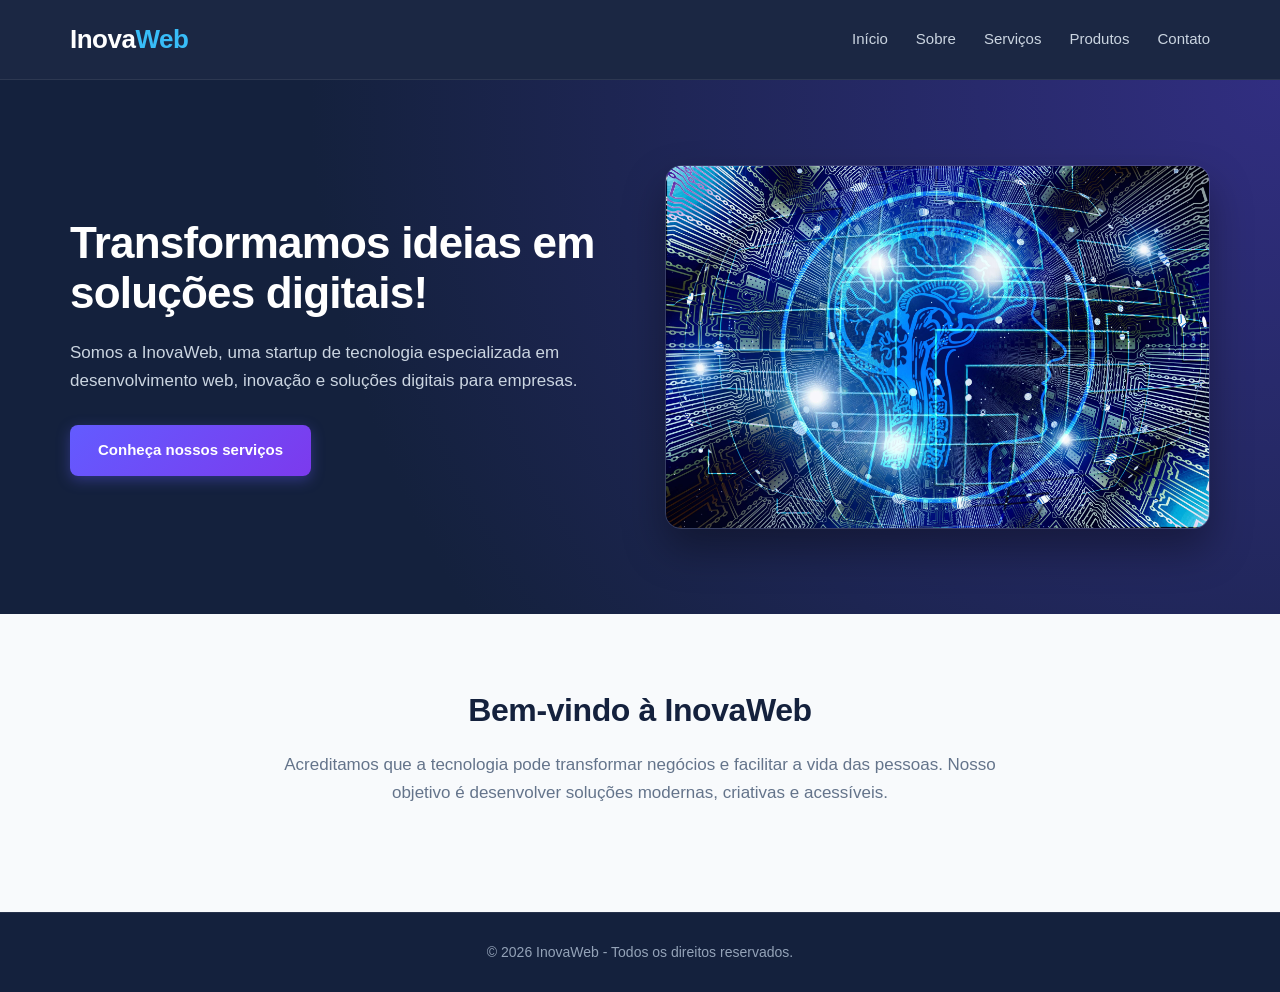
<file: index.html>
<!DOCTYPE html>
<html lang="pt-BR">
<head>
    <meta charset="UTF-8">
    <meta name="viewport" content="width=device-width, initial-scale=1.0">
    <meta name="description" content="InovaWeb - Soluções digitais e tecnologia.">
    <title>InovaWeb | Início</title>
    <link rel="stylesheet" href="css/style.css">
</head>

<body>
    <!-- Cabeçalho -->
    <header>
                <div class="container">
                    <a href="index.html" class="logo">
                        Inova<span>Web</span>
                    </a>
            
                    <!-- Checkbox invisível que controla o menu -->
                    <input type="checkbox" id="menu-toggle" class="menu-checkbox">
            
                    <!-- Ícone das três barrinhas -->
                    <label for="menu-toggle" class="menu-icone" aria-label="Abrir menu de navegação">
                        <span></span>
                        <span></span>
                        <span></span>
                    </label>
            
            <nav>
                <ul>
                    <li><a href="index.html" target="_blank">Início</a></li>
                    <li><a href="sobre.html" target="_blank">Sobre</a></li>
                    <li><a href="servicos.html" target="_blank">Serviços</a></li>
                    <li><a href="produtos.html" target="_blank">Produtos</a></li>
                    <li><a href="contato.html" target="_blank">Contato</a></li>
                </ul>
            </nav>
        </div>
    </header> 

    <!-- Conteúdo principal -->
    <main>
        <section class="banner">
            <div class="container banner-conteudo">
                <div class="banner-texto">
                    <h1>Transformamos ideias em soluções digitais!</h1>
                    <p>
                        Somos a InovaWeb, uma startup de tecnologia
                        especializada em desenvolvimento web,
                        inovação e soluções digitais para empresas.
                    </p>
                    <a href="servicos.html" class="botao">
                        Conheça nossos serviços
                    </a>
                </div>

                <div class="banner-imagem">
                    <img src="img/tecnologia.jpg"
                         alt="Profissional trabalhando em um computador">
                </div>

            </div>
        </section>

        <!-- Apresentação -->
        <section class="apresentacao">
            <div class="container">
                <h2>Bem-vindo à InovaWeb</h2>
                <p>
                    Acreditamos que a tecnologia pode transformar
                    negócios e facilitar a vida das pessoas.
                    Nosso objetivo é desenvolver soluções modernas,
                    criativas e acessíveis.
                </p>

            </div>
        </section>
    </main>

    <!-- Rodapé -->
    <footer>
        <p>&copy; 2026 InovaWeb - Todos os direitos reservados.</p>
    </footer>

    <script src="js/index.js"></script>
</body>
</html>
</file>
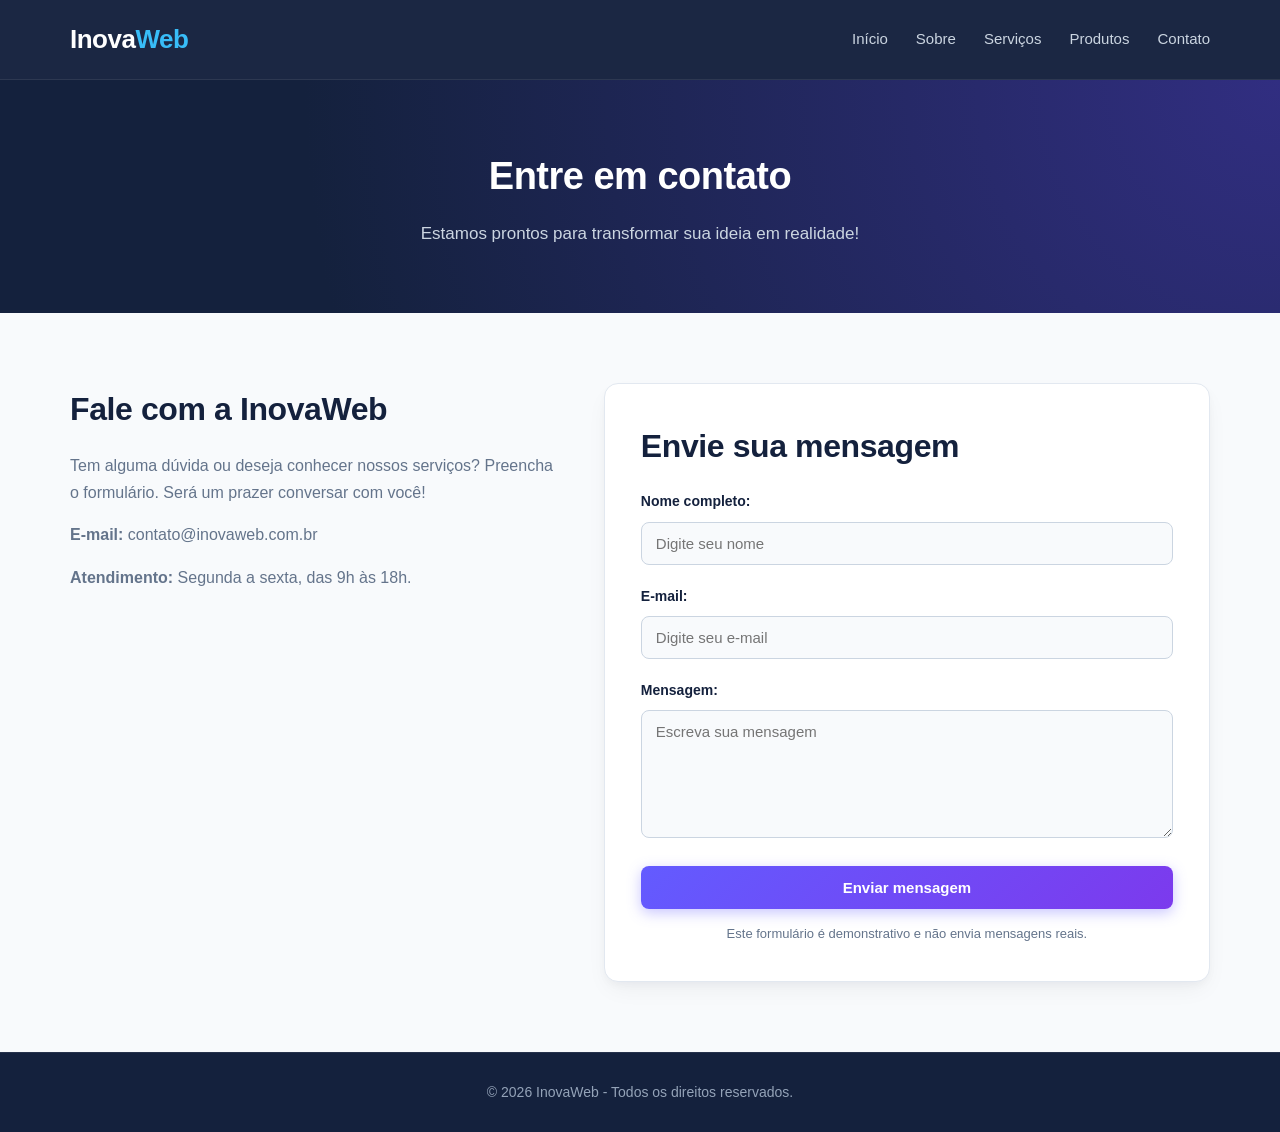
<file: contato.html>
<!DOCTYPE html>
<html lang="pt-BR">
<head>
    <meta charset="UTF-8">
    <meta name="viewport" content="width=device-width, initial-scale=1.0">
    <meta name="description" content="Entre em contato com a InovaWeb e conheça nossas soluções digitais.">
    <title>Contato | InovaWeb</title>
    <link rel="stylesheet" href="css/style.css">
</head>
<body>
    <header>
        <div class="container">
            <a href="index.html" class="logo">Inova<span>Web</span></a>

                    <!-- Checkbox invisível que controla o menu -->
                    <input type="checkbox" id="menu-toggle" class="menu-checkbox">
            
                    <!-- Ícone das três barrinhas -->
                    <label for="menu-toggle" class="menu-icone" aria-label="Abrir menu de navegação">
                        <span></span>
                        <span></span>
                        <span></span>
                    </label>
            
            <nav>
                <ul>
                    <li><a href="index.html" target="_blank">Início</a></li>
                    <li><a href="sobre.html" target="_blank">Sobre</a></li>
                    <li><a href="servicos.html" target="_blank">Serviços</a></li>
                    <li><a href="produtos.html" target="_blank">Produtos</a></li>
                    <li><a href="contato.html" target="_blank">Contato</a></li>
                </ul>
            </nav>
        </div>
    </header>

    <main>
        <section class="titulo-pagina">
            <div class="container">
                <h1>Entre em contato</h1>
                <p>Estamos prontos para transformar sua ideia em realidade!</p>
            </div>
        </section>

        <section class="contato container">
            <div class="contato-info">
                <h2>Fale com a InovaWeb</h2>
                <p>
                    Tem alguma dúvida ou deseja conhecer nossos serviços?
                    Preencha o formulário. Será um prazer conversar com você!
                </p>
                <p><strong>E-mail:</strong> contato@inovaweb.com.br</p>
                <p><strong>Atendimento:</strong> Segunda a sexta, das 9h às 18h.</p>
            </div>
            <div class="formulario">
                <h2>Envie sua mensagem</h2>
                <form action="#" method="get">
                    <div class="campo">
                        <label for="nome">Nome completo:</label>
                        <input
                            type="text"
                            id="nome"
                            name="nome"
                            placeholder="Digite seu nome"
                            required
                        >
                    </div>

                    <div class="campo">
                        <label for="email">E-mail:</label>
                        <input
                            type="email"
                            id="email"
                            name="email"
                            placeholder="Digite seu e-mail"
                            required>
                    </div>

                    <div class="campo">
                        <label for="mensagem">Mensagem:</label>
                        <textarea
                            id="mensagem"
                            name="mensagem"
                            rows="6"
                            placeholder="Escreva sua mensagem"
                            required
                        ></textarea>
                    </div>

                    <button type="submit" class="botao">
                        Enviar mensagem
                    </button>

                </form>

                <p class="aviso-formulario">
                    Este formulário é demonstrativo e não envia mensagens reais.
                </p>
            </div>

        </section>

    </main>

    <footer>
        <div class="container">
            <p>&copy; 2026 InovaWeb - Todos os direitos reservados.</p>
        </div>
    </footer>

    <script>
        document.addEventListener("DOMContentLoaded", function() {
            const form = document.querySelector(".formulario form");
            if (form) {
                form.addEventListener("submit", function(event) {
                    event.preventDefault(); // Impede o envio real para fins de demonstração
                    
                    const nome = document.getElementById("nome").value.trim();
                    const email = document.getElementById("email").value.trim();
                    const mensagem = document.getElementById("mensagem").value.trim();
    
                    if (nome === "" || email === "" || mensagem === "") {
                        alert("Por favor, preencha todos os campos do formulário!");
                        return;
                    }
    
                    // Cria um alerta visual moderno ou mensagem de sucesso na tela
                    alert("Obrigado, " + nome + "! Sua mensagem foi simulada com sucesso. Nossa equipe da InovaWeb entrará em contato em breve.");
                    form.reset();
                });
            }
        });
    </script>
</body>
</html>
</file>
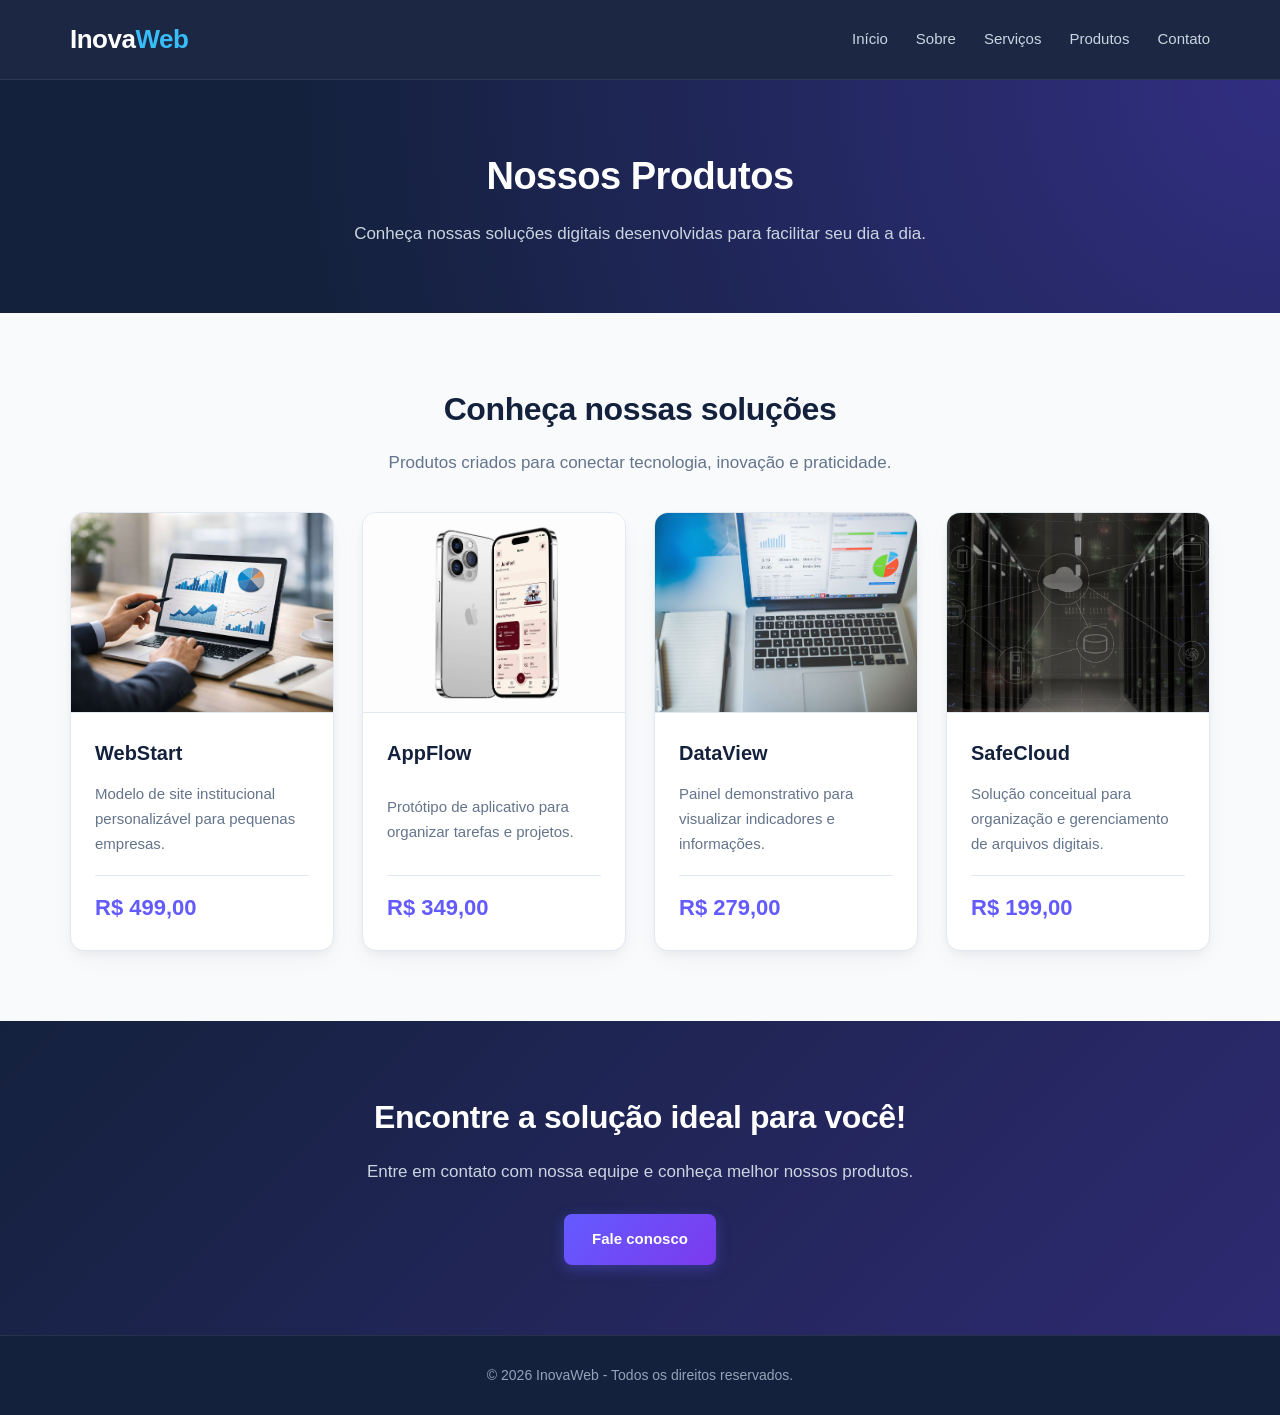
<file: produtos.html>
<!DOCTYPE html>
<html lang="pt-BR">
<head>
    <meta charset="UTF-8">
    <meta name="viewport" content="width=device-width, initial-scale=1.0">
    <meta name="description" content="Conheça os produtos digitais da InovaWeb.">
    <title>Produtos | InovaWeb</title>
    <link rel="stylesheet" href="css/style.css">
</head>
<body>

    <!-- Cabeçalho -->
    <header>
            <div class="container">
                <a href="index.html" class="logo">
                    Inova<span>Web</span>
                </a>
            
                <!-- Checkbox invisível que controla o menu -->
                <input type="checkbox" id="menu-toggle" class="menu-checkbox">
            
                <!-- Ícone das três barrinhas -->
                <label for="menu-toggle" class="menu-icone" aria-label="Abrir menu de navegação">
                    <span></span>
                    <span></span>
                    <span></span>
                </label>

            <!-- Menu de navegação -->
            <nav>
                <ul>
                    <li><a href="index.html" target="_blank">Início</a></li>
                    <li><a href="sobre.html" target="_blank">Sobre</a></li>
                    <li><a href="servicos.html"target="_blank">Serviços</a></li>
                    <li><a href="produtos.html" target="_blank">Produtos</a></li>
                    <li><a href="contato.html" target="_blank">Contato</a></li>
                </ul>
            </nav>
        </div>
    </header>

    <!-- Conteúdo principal -->
    <main>
        <!-- Banner -->
        <section class="titulo-pagina">
            <div class="container">
                <h1>Nossos Produtos</h1>
                <p>
                    Conheça nossas soluções digitais
                    desenvolvidas para facilitar seu dia a dia.
                </p>
            </div>
        </section>

        <!-- Produtos -->
        <section class="produtos">
            <div class="container">
                <h2>Conheça nossas soluções</h2>
                <p class="subtitulo">
                    Produtos criados para conectar tecnologia,
                    inovação e praticidade.
                </p>
                <div class="cards">
                    <!-- Produto 1 -->
                    <article class="card produto-card">
                        <img src="img/produto1.jpg"
                             alt="Notebook exibindo um modelo de site institucional">
                        <div class="produto-conteudo">
                            <h3>WebStart</h3>
                            <p>
                                Modelo de site institucional
                                personalizável para pequenas empresas.
                            </p>
                            <p class="preco">R$ 499,00</p>
                        </div>
                    </article>

                    <!-- Produto 2 -->
                    <article class="card produto-card destacardo">
                        <img src="img/produto2.jpg"
                             alt="Celular exibindo uma interface de aplicativo">
                        <div class="produto-conteudo">
                            <h3>AppFlow</h3>
                            <p>
                                Protótipo de aplicativo para
                                organizar tarefas e projetos.
                            </p>
                            <p class="preco">R$ 349,00</p>
                        </div>
                    </article>

                    <!-- Produto 3 -->
                    <article class="card produto-card">
                        <img src="img/produto3.jpg"
                             alt="Monitor exibindo gráficos de análise de dados">
                        <div class="produto-conteudo">
                            <h3>DataView</h3>
                            <p>
                                Painel demonstrativo para visualizar
                                indicadores e informações.
                            </p>
                            <p class="preco">R$ 279,00</p>
                        </div>
                    </article>

                    <!-- Produto 4 -->
                    <article class="card produto-card">
                        <img src="img/produto4.jpg"
                             alt="Ilustração de segurança e armazenamento digital">
                        <div class="produto-conteudo">
                            <h3>SafeCloud</h3>
                            <p>
                                Solução conceitual para organização
                                e gerenciamento de arquivos digitais.
                            </p>
                            <p class="preco">R$ 199,00</p>
                        </div>
                    </article>
                </div>
            </div>
        </section>

        <!-- Chamada final -->
        <section class="chamada">
            <div class="container">
                <h2>Encontre a solução ideal para você!</h2>
                <p>
                    Entre em contato com nossa equipe
                    e conheça melhor nossos produtos.
                </p>
                <a href="contato.html" class="botao">
                    Fale conosco
                </a>
            </div>
        </section>
    </main>

    <!-- Rodapé -->
    <footer>
        <p>&copy; 2026 InovaWeb - Todos os direitos reservados.</p>
    </footer>

    <script src="js/produtos.js"></script>
</body>
</html>
</file>
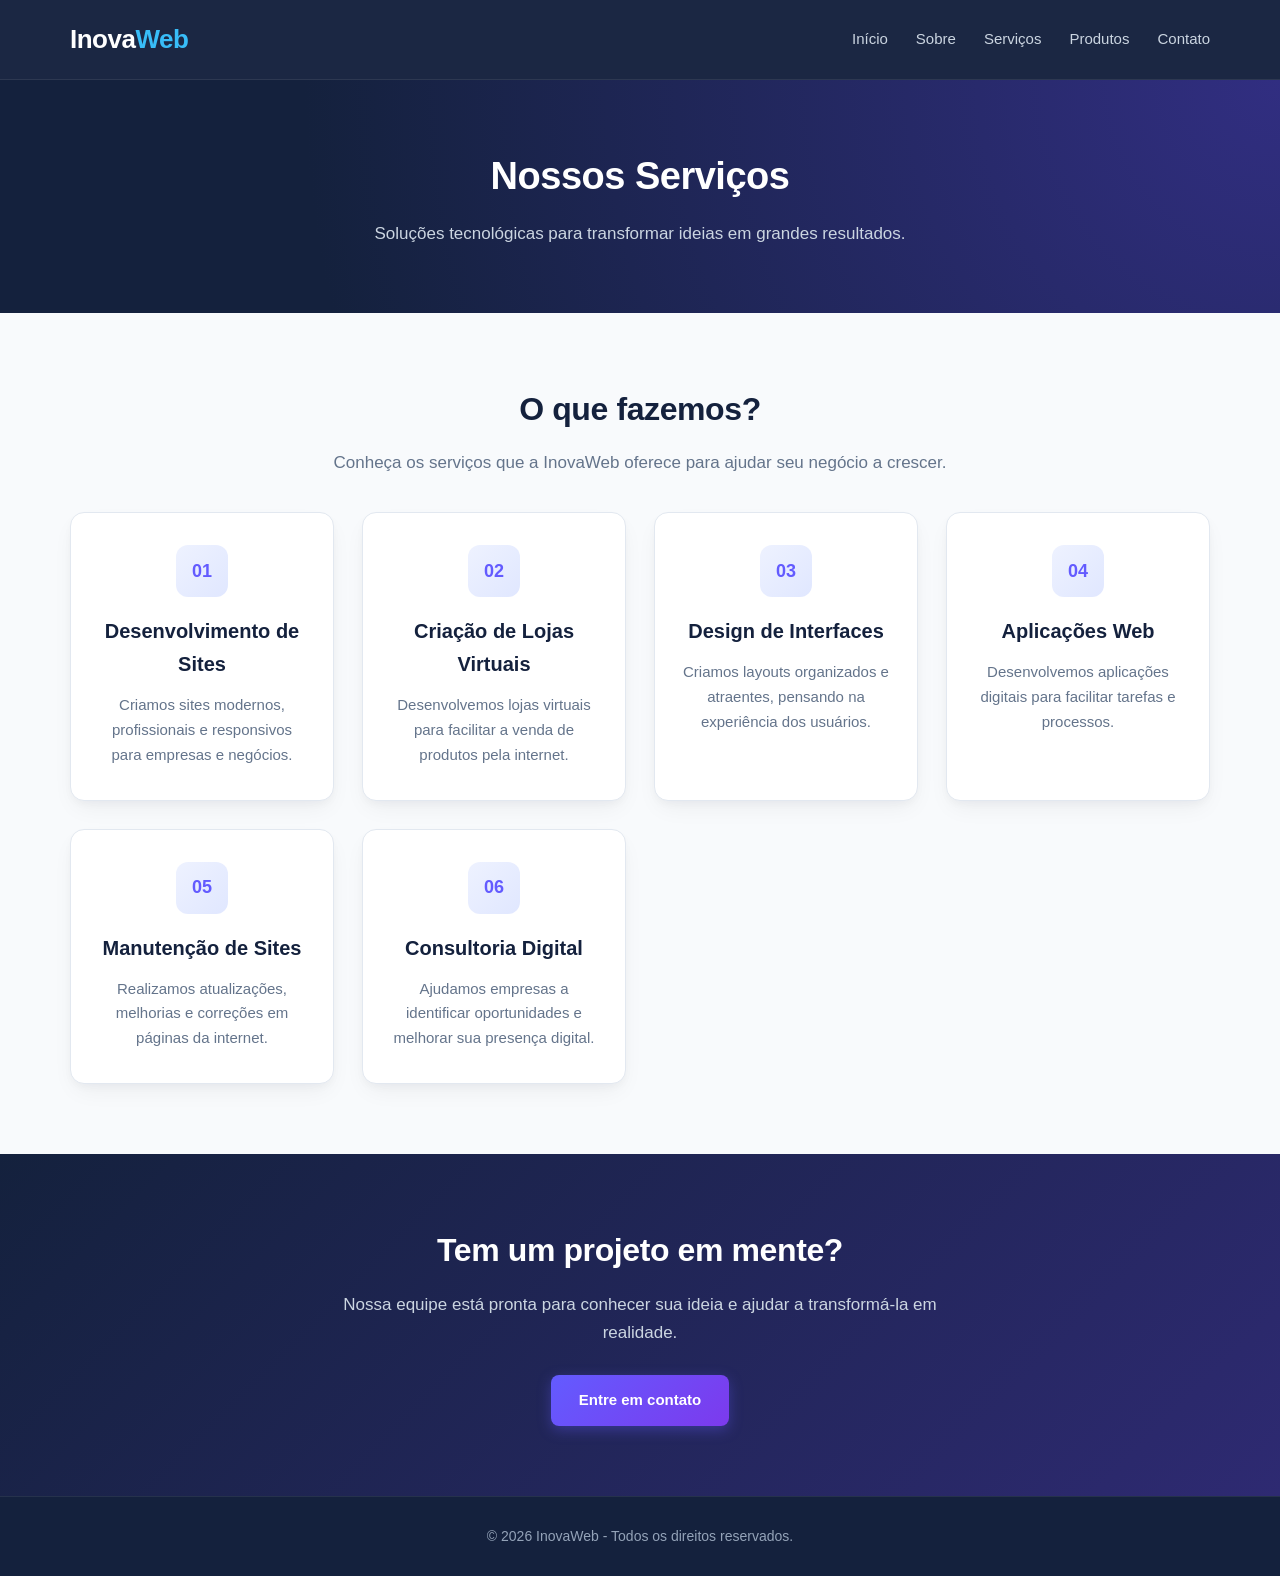
<file: servicos.html>
<!DOCTYPE html>
<html lang="pt-BR">
<head>
    <meta charset="UTF-8">
    <meta name="viewport" content="width=device-width, initial-scale=1.0">
    <meta name="description" content="Conheça os serviços de tecnologia e soluções digitais da InovaWeb.">
    <title>Serviços | InovaWeb</title>
    <link rel="stylesheet" href="css/style.css">
</head>

<body>
    <!-- Cabeçalho -->
    <header>
                <div class="container">
                    <a href="index.html" class="logo">
                        Inova<span>Web</span>
                    </a>
            
                    <!-- Checkbox invisível que controla o menu -->
                    <input type="checkbox" id="menu-toggle" class="menu-checkbox">
            
                    <!-- Ícone das três barrinhas -->
                    <label for="menu-toggle" class="menu-icone" aria-label="Abrir menu de navegação">
                        <span></span>
                        <span></span>
                        <span></span>
                    </label>

            <!-- Menu de navegação -->
            <nav>
                <ul>
                    <li><a href="index.html" target="_blank">Início</a></li>
                    <li><a href="sobre.html" target="_blank">Sobre</a></li>
                    <li><a href="servicos.html" target="_blank">Serviços</a></li>
                    <li><a href="produtos.html" target="_blank">Produtos</a></li>
                    <li><a href="contato.html" target="_blank">Contato</a></li>
                </ul>
            </nav>
        </div>
    </header>

    <!-- Conteúdo principal -->
    <main>
        <!-- Banner da página -->
        <section class="titulo-pagina">
            <div class="container">
                <h1>Nossos Serviços</h1>
                <p>
                    Soluções tecnológicas para transformar
                    ideias em grandes resultados.
                </p>
            </div>
        </section>

        <!-- Serviços oferecidos -->
        <section class="servicos">
            <div class="container">
                <h2>O que fazemos?</h2>
                <p class="subtitulo">
                    Conheça os serviços que a InovaWeb oferece
                    para ajudar seu negócio a crescer.
                </p>

                <div class="cards">
                    <!-- Serviço 1 -->
                    <article class="card">
                        <div class="icone">01</div>
                        <h3>Desenvolvimento de Sites</h3>
                        <p>
                            Criamos sites modernos, profissionais
                            e responsivos para empresas e negócios.
                        </p>
                    </article>

                    <!-- Serviço 2 -->
                    <article class="card">
                        <div class="icone">02</div>
                        <h3>Criação de Lojas Virtuais</h3>
                        <p>
                            Desenvolvemos lojas virtuais para
                            facilitar a venda de produtos pela internet.
                        </p>
                    </article>

                    <!-- Serviço 3 -->
                    <article class="card">
                        <div class="icone">03</div>
                        <h3>Design de Interfaces</h3>
                        <p>
                            Criamos layouts organizados e atraentes,
                            pensando na experiência dos usuários.
                        </p>
                    </article>

                    <!-- Serviço 4 -->
                    <article class="card">
                        <div class="icone">04</div>
                        <h3>Aplicações Web</h3>
                        <p>
                            Desenvolvemos aplicações digitais
                            para facilitar tarefas e processos.
                        </p>
                    </article>

                    <!-- Serviço 5 -->
                    <article class="card">
                        <div class="icone">05</div>
                        <h3>Manutenção de Sites</h3>
                        <p>
                            Realizamos atualizações, melhorias
                            e correções em páginas da internet.
                        </p>
                    </article>

                    <!-- Serviço 6 -->
                    <article class="card">
                        <div class="icone">06</div>
                        <h3>Consultoria Digital</h3>
                        <p>
                            Ajudamos empresas a identificar
                            oportunidades e melhorar sua presença digital.
                        </p>
                    </article>

                </div>
            </div>
        </section>

        <!-- Chamada para contato -->
        <section class="chamada">
            <div class="container">
                <h2>Tem um projeto em mente?</h2>
                <p>
                    Nossa equipe está pronta para conhecer
                    sua ideia e ajudar a transformá-la em realidade.
                </p>
                <a href="contato.html" class="botao">
                    Entre em contato
                </a>
            </div>
        </section>
    </main>

    <!-- Rodapé -->
    <footer>
        <p>&copy; 2026 InovaWeb - Todos os direitos reservados.</p>
    </footer>

    <script src="js/servicos.js"></script>

</body>
</html>
</file>
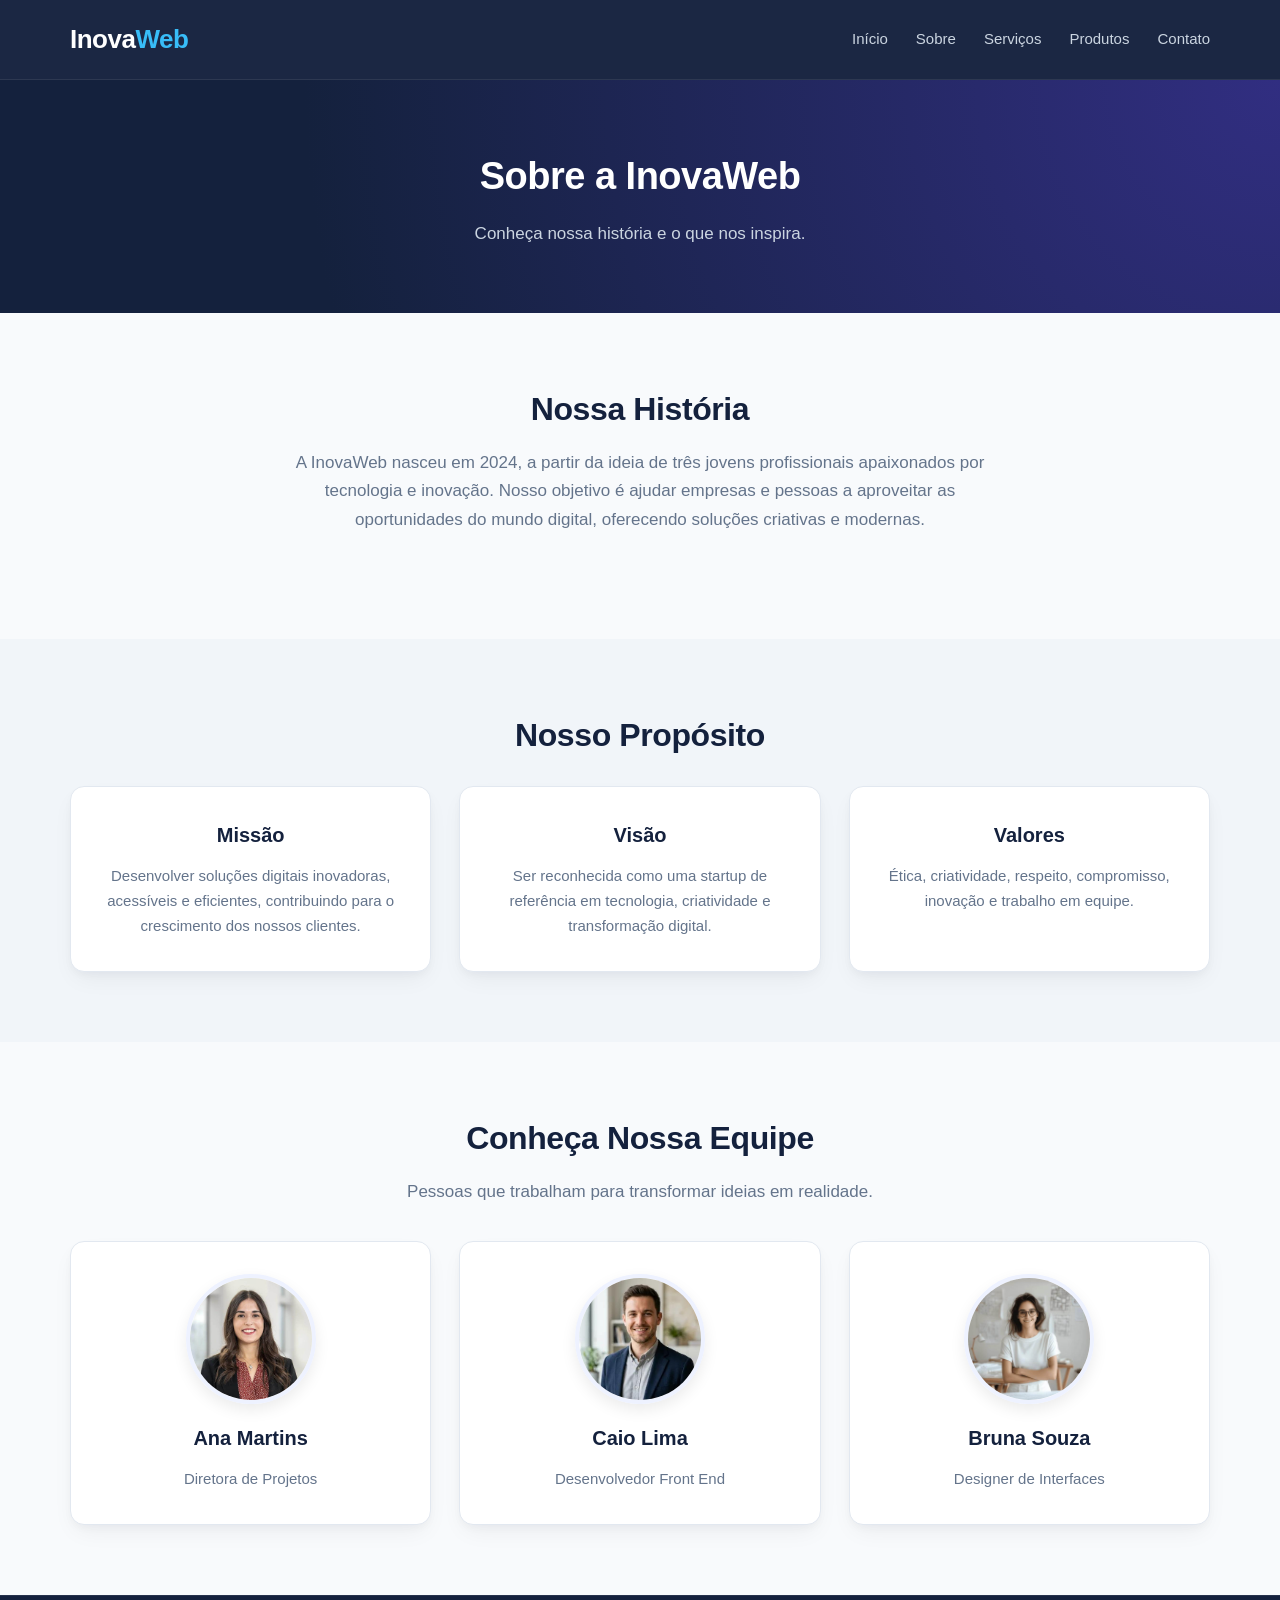
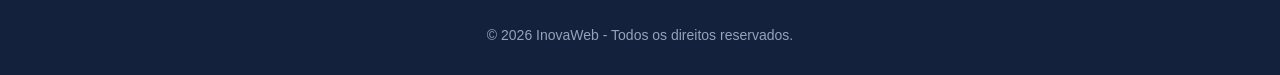
<file: sobre.html>
<!DOCTYPE html>
<html lang="pt-BR">
<head>
    <meta charset="UTF-8">
    <meta name="viewport" content="width=device-width, initial-scale=1.0">
    <meta name="description" content="Conheça a história, missão, visão e equipe da InovaWeb.">
    <title>Sobre | InovaWeb</title>
    <link rel="stylesheet" href="css/style.css">
</head>

<body>

    <!-- Cabeçalho -->
    <header>
                <div class="container">
                    <a href="index.html" class="logo">
                        Inova<span>Web</span>
                    </a>
                
                    <!-- Checkbox invisível que controla o menu -->
                    <input type="checkbox" id="menu-toggle" class="menu-checkbox">
                
                        <!-- Ícone das três barrinhas -->
                    <label for="menu-toggle" class="menu-icone" aria-label="Abrir menu de navegação">
                        <span></span>
                        <span></span>
                        <span></span>
                    </label>

                <!-- Menu de navegação -->
                <nav>
                    <ul>
                        <li><a href="index.html" target="_blank">Início</a></li>
                        <li><a href="sobre.html" target="_blank">Sobre</a></li>
                        <li><a href="servicos.html" target="_blank">Serviços</a></li>
                        <li><a href="produtos.html" target="_blank">Produtos</a></li>
                        <li><a href="contato.html" target="_blank">Contato</a></li>
                    </ul>
                </nav>
            </div>
    </header>

    <!-- Conteúdo principal -->
    <main>
            <!-- Título da página -->
            <section class="titulo-pagina">
                <div class="container">
                    <h1>Sobre a InovaWeb</h1>
                    <p>Conheça nossa história e o que nos inspira.</p>
                </div>
            </section>

            <!-- História -->
            <section class="historia">
                <div class="container">

                    <h2>Nossa História</h2>

                    <p>
                        A InovaWeb nasceu em 2024, a partir da ideia
                        de três jovens profissionais apaixonados por
                        tecnologia e inovação.

                        Nosso objetivo é ajudar empresas e pessoas
                        a aproveitar as oportunidades do mundo digital,
                        oferecendo soluções criativas e modernas.
                    </p>

                </div>
            </section>

            <!-- Missão, visão e valores -->
            <section class="institucional">
                <div class="container">

                    <h2>Nosso Propósito</h2>

                    <div class="cards">

                        <article class="card">
                            <h3>Missão</h3>
                            <p>
                                Desenvolver soluções digitais
                                inovadoras, acessíveis e eficientes,
                                contribuindo para o crescimento
                                dos nossos clientes.
                            </p>
                        </article>

                        <article class="card">
                            <h3>Visão</h3>
                            <p>
                                Ser reconhecida como uma startup
                                de referência em tecnologia,
                                criatividade e transformação digital.
                            </p>
                        </article>

                        <article class="card">
                            <h3>Valores</h3>
                            <p>
                                Ética, criatividade, respeito,
                                compromisso, inovação e trabalho
                                em equipe.
                            </p>
                        </article>

                    </div>

                </div>
            </section>

            <!-- Equipe -->
            <section class="equipe">
                <div class="container">

                    <h2>Conheça Nossa Equipe</h2>

                    <p class="subtitulo">
                        Pessoas que trabalham para transformar ideias em realidade.
                    </p>

                    <div class="cards">

                        <article class="card integrante">

                            <img src="img/ana.jpg"
                                alt="Fotografia ilustrativa de Ana Martins">

                            <h3>Ana Martins</h3>

                            <p>Diretora de Projetos</p>

                        </article>

                        <article class="card integrante">

                            <img src="img/caio.jpg"
                                alt="Fotografia ilustrativa de Caio Lima">

                            <h3>Caio Lima</h3>

                            <p>Desenvolvedor Front End</p>

                        </article>

                        <article class="card integrante">

                            <img src="img/bruna.jpg"
                                alt="Fotografia ilustrativa de Bruna Souza">

                            <h3>Bruna Souza</h3>

                            <p>Designer de Interfaces</p>

                        </article>
                    </div>
                </div>
            </section>
    </main>

        <!-- Rodapé -->
        <footer>
            <p>&copy; 2026 InovaWeb - Todos os direitos reservados.</p>
        </footer>

        <script src="js/sobre.js"></script>
</body>
</html>
</file>
<file: css/style.css>
/* =========================================
   1. VARIÁVEIS E CONFIGURAÇÕES GERAIS
   ========================================= */
   :root {
    --cor-primaria: #14213d;         /* Azul Marinho Profundo */
    --cor-secundaria: #635bff;       /* Roxo/Índigo SaaS */
    --cor-secundaria-hover: #4b44d6;
    --cor-destaque: #38bdf8;         /* Azul Ciano vibrante */
    --cor-texto: #334155;
    --cor-texto-suave: #64748b;
    --cor-fundo: #f8fafc;
    --cor-branco: #ffffff;
    --borda-suave: #e2e8f0;
    --sombra-card: 0 10px 25px -5px rgba(15, 23, 42, 0.06), 0 4px 10px -2px rgba(15, 23, 42, 0.04);
    --sombra-hover: 0 20px 35px -10px rgba(99, 91, 255, 0.18);
}

/* Corrigido de '-' para '*' */
* {
    margin: 0;
    padding: 0;
    box-sizing: border-box;
}

body {
    font-family: 'Segoe UI', Roboto, -apple-system, BlinkMacSystemFont, sans-serif;
    background-color: var(--cor-fundo);
    color: var(--cor-texto);
    line-height: 1.65;
    min-height: 100vh;
    display: flex;
    flex-direction: column;
}

main {
    flex: 1;
}

img {
    max-width: 100%;
    display: block;
}

.container {
    width: 90%;
    max-width: 1140px;
    margin: 0 auto;
}

/* =========================================
   2. CABEÇALHO E NAVEGAÇÃO
   ========================================= */
header {
    background-color: rgba(20, 33, 61, 0.97);
    backdrop-filter: blur(8px);
    padding: 18px 0;
    position: sticky;
    top: 0;
    z-index: 100;
    border-bottom: 1px solid rgba(255, 255, 255, 0.08);
}

header .container {
    display: flex;
    justify-content: space-between;
    align-items: center;
}

.logo {
    color: var(--cor-branco);
    font-size: 26px;
    font-weight: 800;
    letter-spacing: -0.5px;
    text-decoration: none;
}

.logo span {
    color: var(--cor-destaque);
}

nav ul {
    display: flex;
    list-style: none;
    gap: 28px;
}

nav a {
    color: #cbd5e1;
    text-decoration: none;
    font-weight: 500;
    font-size: 15px;
    padding: 6px 0;
    position: relative;
    transition: color 0.3s ease;
}

nav a:hover {
    color: var(--cor-branco);
}

nav a::after {
    content: "";
    position: absolute;
    left: 0;
    bottom: 0;
    width: 0;
    height: 2px;
    background-color: var(--cor-destaque);
    transition: width 0.3s ease;
}

nav a:hover::after {
    width: 100%;
}

/* =========================================
   3. BOTÕES UNIFICADOS
   ========================================= */
.botao {
    display: inline-block;
    background: linear-gradient(135deg, var(--cor-secundaria), #7c3aed);
    color: var(--cor-branco);
    padding: 13px 28px;
    border-radius: 8px;
    text-decoration: none;
    font-weight: 600;
    font-size: 15px;
    border: none;
    cursor: pointer;
    box-shadow: 0 4px 14px rgba(99, 91, 255, 0.35);
    transition: transform 0.25s ease, box-shadow 0.25s ease, filter 0.25s ease;
}

.botao:hover {
    transform: translateY(-2px);
    box-shadow: 0 8px 20px rgba(99, 91, 255, 0.45);
    filter: brightness(1.08);
}

/* =========================================
   4. BANNER PRINCIPAL E TÍTULOS DE PÁGINAS
   ========================================= */
.banner {
    background: radial-gradient(circle at top right, #312e81, var(--cor-primaria) 70%);
    color: var(--cor-branco);
    padding: 85px 0;
}

.banner-conteudo {
    display: flex;
    align-items: center;
    gap: 50px;
}

.banner-texto {
    flex: 1;
}

.banner-texto h1 {
    font-size: 44px;
    font-weight: 800;
    line-height: 1.15;
    letter-spacing: -0.8px;
    margin-bottom: 20px;
}

.banner-texto p {
    font-size: 17px;
    color: #cbd5e1;
    margin-bottom: 30px;
}

.banner-imagem {
    flex: 1;
}

.banner-imagem img {
    width: 100%;
    border-radius: 16px;
    box-shadow: 0 20px 40px rgba(0, 0, 0, 0.35);
    border: 1px solid rgba(255, 255, 255, 0.12);
}

.titulo-pagina {
    background: radial-gradient(circle at top right, #312e81, var(--cor-primaria) 75%);
    color: var(--cor-branco);
    text-align: center;
    padding: 65px 0;
}

.titulo-pagina h1 {
    font-size: 38px;
    font-weight: 800;
    letter-spacing: -0.5px;
    margin-bottom: 12px;
}

.titulo-pagina p {
    color: #cbd5e1;
    font-size: 17px;
    max-width: 650px;
    margin: 0 auto;
}

/* =========================================
   5. SEÇÕES E GRID DE CARDS (SOBRE, SERVIÇOS, PRODUTOS)
   ========================================= */
.apresentacao,
.historia,
.institucional,
.equipe,
.servicos,
.produtos {
    padding: 70px 0;
    text-align: center;
}

.institucional {
    background-color: #f1f5f9;
}

h2 {
    color: var(--cor-primaria);
    font-size: 32px;
    font-weight: 700;
    letter-spacing: -0.4px;
    margin-bottom: 14px;
}

.subtitulo,
.apresentacao p,
.historia p {
    color: var(--cor-texto-suave);
    font-size: 17px;
    max-width: 720px;
    margin: 0 auto 35px;
}

/* Grid Responsivo Inteligente */
.cards {
    display: grid;
    grid-template-columns: repeat(auto-fit, minmax(260px, 1fr));
    gap: 28px;
    margin-top: 25px;
}

.card {
    background-color: var(--cor-branco);
    padding: 32px 26px;
    border-radius: 14px;
    border: 1px solid var(--borda-suave);
    box-shadow: var(--sombra-card);
    transition: transform 0.3s ease, box-shadow 0.3s ease, border-color 0.3s ease;
}

.card:hover {
    transform: translateY(-6px);
    box-shadow: var(--sombra-hover);
    border-color: rgba(99, 91, 255, 0.35);
}

.card h3 {
    color: var(--cor-primaria);
    font-size: 20px;
    margin-bottom: 12px;
}

.card p {
    color: var(--cor-texto-suave);
    font-size: 15px;
}

/* Ícones numerados (Serviços) */
.icone {
    width: 52px;
    height: 52px;
    background: linear-gradient(135deg, #eef2ff, #e0e7ff);
    color: var(--cor-secundaria);
    border-radius: 12px;
    display: flex;
    justify-content: center;
    align-items: center;
    font-size: 18px;
    font-weight: 800;
    margin: 0 auto 18px;
}

/* Integrantes da Equipe (Sobre) */
.integrante img {
    width: 130px;
    height: 130px;
    object-fit: cover;
    border-radius: 50%;
    margin: 0 auto 18px;
    border: 4px solid #eef2ff;
    box-shadow: 0 6px 15px rgba(0, 0, 0, 0.08);
}

/* Cards de Produtos */
.produto-card {
    padding: 0;
    overflow: hidden;
    text-align: left;
    display: flex;
    flex-direction: column;
}

.produto-card img {
    width: 100%;
    height: 200px;
    object-fit: cover;
    border-bottom: 1px solid var(--borda-suave);
}

.produto-conteudo {
    padding: 24px;
    display: flex;
    flex-direction: column;
    flex: 1;
    justify-content: space-between;
}

.produto-conteudo .preco {
    color: var(--cor-secundaria);
    font-size: 22px;
    font-weight: 800;
    margin-top: 18px;
    padding-top: 14px;
    border-top: 1px solid var(--borda-suave);
}

.produto-card.destacado {
    border: 2px solid var(--cor-secundaria);
    position: relative;
}
.produto-card.destacado::before {
    content: "Mais Popular";
    position: absolute;
    top: 12px;
    right: 12px;
    background: var(--cor-secundaria);
    color: white;
    font-size: 11px;
    font-weight: bold;
    padding: 4px 10px;
    border-radius: 20px;
}

/* =========================================
   6. CHAMADA FINAL (CTA)
   ========================================= */
.chamada {
    background: linear-gradient(135deg, var(--cor-primaria), #2e2a72);
    color: var(--cor-branco);
    text-align: center;
    padding: 70px 20px;
}

.chamada h2 {
    color: var(--cor-branco);
    margin-bottom: 14px;
}

.chamada p {
    color: #cbd5e1;
    max-width: 600px;
    margin: 0 auto 28px;
    font-size: 17px;
}

/* =========================================
   7. PÁGINA DE CONTATO
   ========================================= */
.contato {
    display: flex;
    gap: 50px;
    padding-top: 70px;
    padding-bottom: 70px;
    align-items: flex-start;
}

.contato-info {
    flex: 1;
}

.contato-info h2,
.formulario h2 {
    text-align: left;
    margin-bottom: 18px;
}

.contato-info p {
    color: var(--cor-texto-suave);
    margin-bottom: 16px;
    font-size: 16px;
}

.formulario {
    flex: 1.1;
    background-color: var(--cor-branco);
    padding: 36px;
    border-radius: 14px;
    border: 1px solid var(--borda-suave);
    box-shadow: var(--sombra-card);
}

.campo {
    margin-bottom: 20px;
}

.campo label {
    display: block;
    margin-bottom: 8px;
    font-weight: 600;
    font-size: 14px;
    color: var(--cor-primaria);
}

.campo input,
.campo textarea {
    width: 100%;
    padding: 12px 14px;
    border: 1px solid #cbd5e1;
    border-radius: 8px;
    font-family: inherit;
    font-size: 15px;
    background-color: #f8fafc;
    transition: border-color 0.25s ease, box-shadow 0.25s ease, background-color 0.25s ease;
}

.campo input:focus,
.campo textarea:focus {
    outline: none;
    background-color: var(--cor-branco);
    border-color: var(--cor-secundaria);
    box-shadow: 0 0 0 3px rgba(99, 91, 255, 0.15);
}

.campo textarea {
    resize: vertical;
}

.formulario .botao {
    width: 100%;
}

.aviso-formulario {
    font-size: 13px;
    color: var(--cor-texto-suave);
    text-align: center;
    margin-top: 14px;
}

/* =========================================
   8. RODAPÉ
   ========================================= */
footer {
    background-color: var(--cor-primaria);
    color: #94a3b8;
    text-align: center;
    padding: 28px 0;
    font-size: 14px;
    border-top: 1px solid rgba(255, 255, 255, 0.08);
}

/* =========================================
   9. MENU MOBILE (TRÊS BARRINHAS) & RESPONSIVIDADE
   ========================================= */

/* Esconde o checkbox e o ícone no computador */
.menu-checkbox,
.menu-icone {
    display: none;
}

/* Estilo do botão das três barrinhas */
.menu-icone {
    cursor: pointer;
    flex-direction: column;
    justify-content: space-between;
    width: 28px;
    height: 20px;
}

.menu-icone span {
    display: block;
    width: 100%;
    height: 3px;
    background-color: var(--cor-branco);
    border-radius: 3px;
    transition: transform 0.3s ease, opacity 0.3s ease;
}

@media (max-width: 768px) {
    header .container {
        flex-direction: row;
        flex-wrap: wrap;
        justify-content: space-between;
        align-items: center;
    }

    .menu-icone {
        display: flex; /* Exibe as três barrinhas no celular */
    }

    header nav {
        display: none; /* Oculta o menu por padrão no celular */
        width: 100%;
        padding-top: 16px;
        margin-top: 14px;
        border-top: 1px solid rgba(255, 255, 255, 0.1);
    }

    header nav ul {
        flex-direction: column;
        align-items: center;
        gap: 14px;
    }

    /* Abre o menu quando o input estiver marcado */
    .menu-checkbox:checked ~ nav {
        display: block;
    }

    /* Animação das barras virando um "X" */
    .menu-checkbox:checked + .menu-icone span:nth-child(1) {
        transform: translateY(8.5px) rotate(45deg);
    }

    .menu-checkbox:checked + .menu-icone span:nth-child(2) {
        opacity: 0;
    }

    .menu-checkbox:checked + .menu-icone span:nth-child(3) {
        transform: translateY(-8.5px) rotate(-45deg);
    }

    .banner {
        padding: 55px 0;
    }

    .banner-conteudo {
        flex-direction: column;
        text-align: center;
        gap: 32px;
    }

    .banner-texto h1 {
        font-size: 32px;
    }

    .titulo-pagina h1 {
        font-size: 30px;
    }

    h2 {
        font-size: 26px;
    }

    .contato {
        flex-direction: column;
        gap: 32px;
    }

    .contato-info,
    .formulario {
        width: 100%;
    }

    .formulario {
        padding: 24px;
    }
}




/* Container do menu mobile (invisível no PC) */
.menu-mobile-container {
    display: none;
}

@media (max-width: 768px) {
    /* Exibe o container à direita no celular */
    .menu-mobile-container {
        display: block;
    }

    header .container {
        display: flex;
        justify-content: space-between;
        align-items: center;
        flex-wrap: wrap;
    }

    /* Esconde o checkbox real */
    .menu-checkbox {
        display: none;
    }

    /* Estilo e posicionamento das três barrinhas no canto direito */
    .menu-icone {
        display: flex;
        cursor: pointer;
        flex-direction: column;
        justify-content: space-between;
        width: 28px;
        height: 20px;
    }

    .menu-icone span {
        display: block;
        width: 100%;
        height: 3px;
        background-color: var(--cor-branco);
        border-radius: 3px;
        transition: transform 0.3s ease, opacity 0.3s ease;
    }

    header nav {
        display: none; /* Esconde o menu por padrão */
        width: 100%;
        padding-top: 16px;
        margin-top: 14px;
        border-top: 1px solid rgba(255, 255, 255, 0.1);
    }

    header nav ul {
        flex-direction: column;
        align-items: center;
        gap: 14px;
    }

    /* Quando marcado, o menu aparece logo abaixo */
    .menu-checkbox:checked ~ nav {
        display: block;
    }

    /* Animação do ícone virando "X" */
    .menu-checkbox:checked + .menu-icone span:nth-child(1) {
        transform: translateY(8.5px) rotate(45deg);
    }

    .menu-checkbox:checked + .menu-icone span:nth-child(2) {
        opacity: 0;
    }

    .menu-checkbox:checked + .menu-icone span:nth-child(3) {
        transform: translateY(-8.5px) rotate(-45deg);
    }
}






@media (max-width: 768px) {
    /* Esconde o menu de navegação por padrão no celular */
    header nav {
        display: none;
        width: 100%;
        padding-top: 16px;
        margin-top: 14px;
        border-top: 1px solid rgba(255, 255, 255, 0.1);
    }

    header nav ul {
        flex-direction: column;
        align-items: center;
        gap: 14px;
    }

    /* ESSENCIAL: Quando o checkbox for marcado (clicado), o nav aparece! */
    .menu-checkbox:checked ~ nav {
        display: block;
    }
}
</file>
